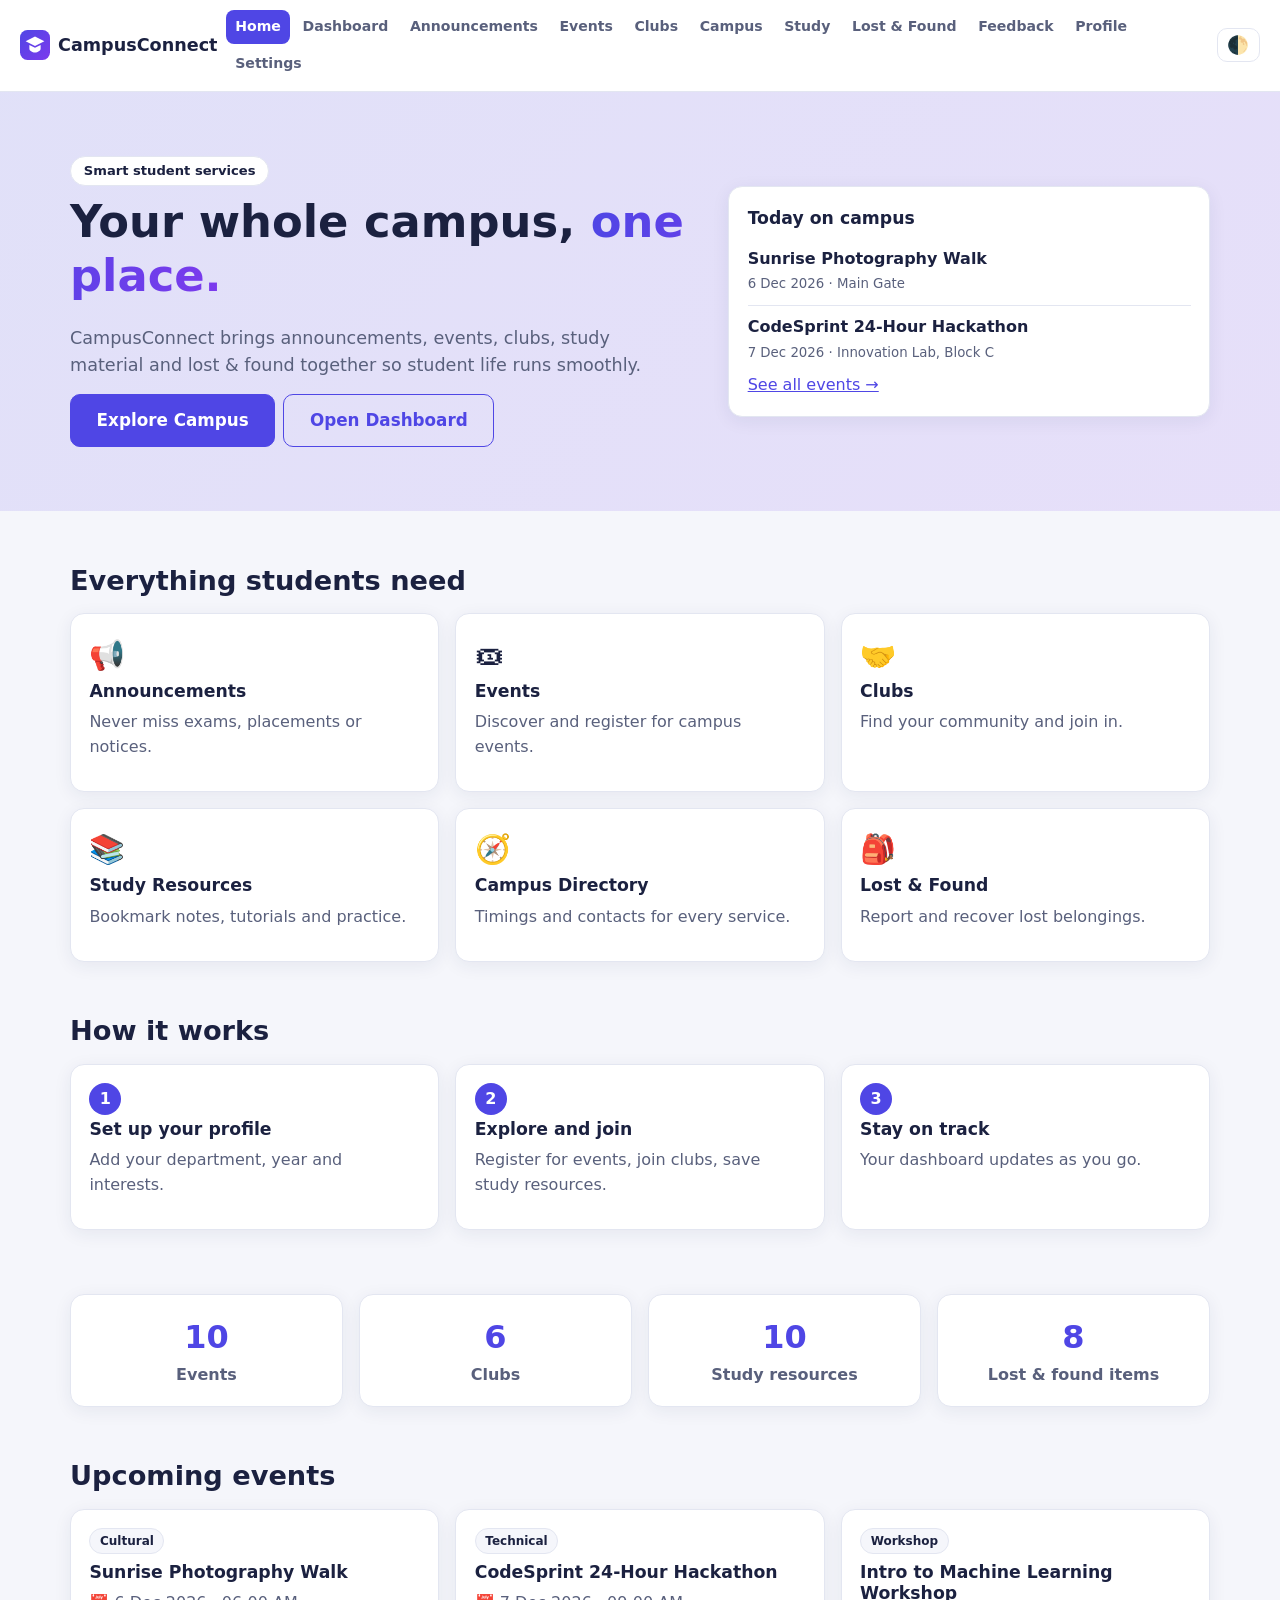
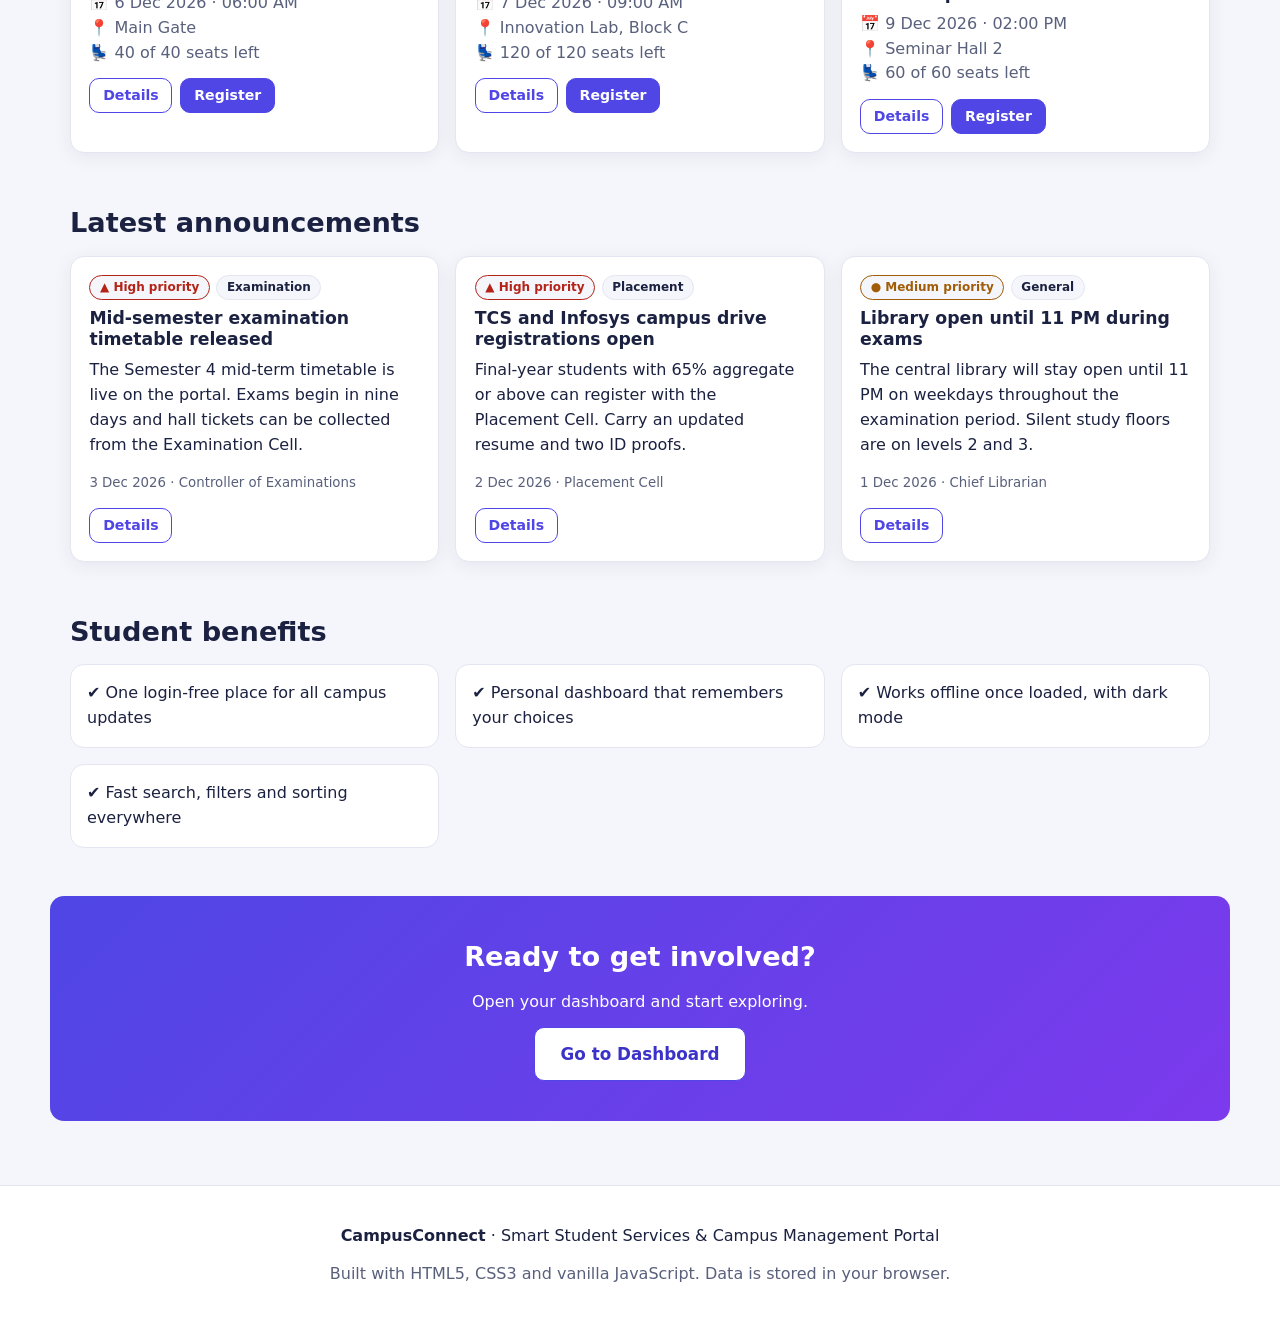
<file: CampusConnect/index.html>
<!DOCTYPE html>
<html lang="en">
<head>
<meta charset="utf-8">
<meta name="viewport" content="width=device-width, initial-scale=1">
<title>Home · CampusConnect</title>
<meta name="description" content="CampusConnect – smart student services and campus management portal.">
<link rel="icon" href="assets/icons/logo.svg" type="image/svg+xml">
<script>try{document.documentElement.dataset.theme=JSON.parse(localStorage.getItem('cc_theme'))||'light'}catch(e){}</script>
<link rel="stylesheet" href="css/style.css">
<link rel="stylesheet" href="css/components.css">
<link rel="stylesheet" href="css/responsive.css">
</head>
<body data-page="index">
<a class="skip" href="#app">Skip to content</a>
<header class="top"><nav class="nav" aria-label="Main"><a class="logo" href="index.html"><img src="assets/icons/logo.svg" alt="" width="30" height="30"><span>CampusConnect</span></a><button class="burger" id="burger" aria-label="Toggle menu" aria-expanded="false" aria-controls="links">☰</button><ul id="links" class="links"></ul><button class="icon-btn" id="themeBtn" aria-label="Toggle dark mode">🌓</button></nav></header>
<main id="app" tabindex="-1"><p class="muted pad">Loading…</p></main>
<footer class="foot"><p><strong>CampusConnect</strong> · Smart Student Services &amp; Campus Management Portal</p><p class="muted">Built with HTML5, CSS3 and vanilla JavaScript. Data is stored in your browser.</p></footer>
<div id="toasts" class="toasts" aria-live="polite"></div>
<dialog id="modal" aria-label="Dialog"></dialog>
<script src="js/utils.js"></script>
<script src="js/storage.js"></script>
<script src="js/data.js"></script>
<script src="js/api.js"></script>
<script src="js/app.js"></script>
</body>
</html>
</file>
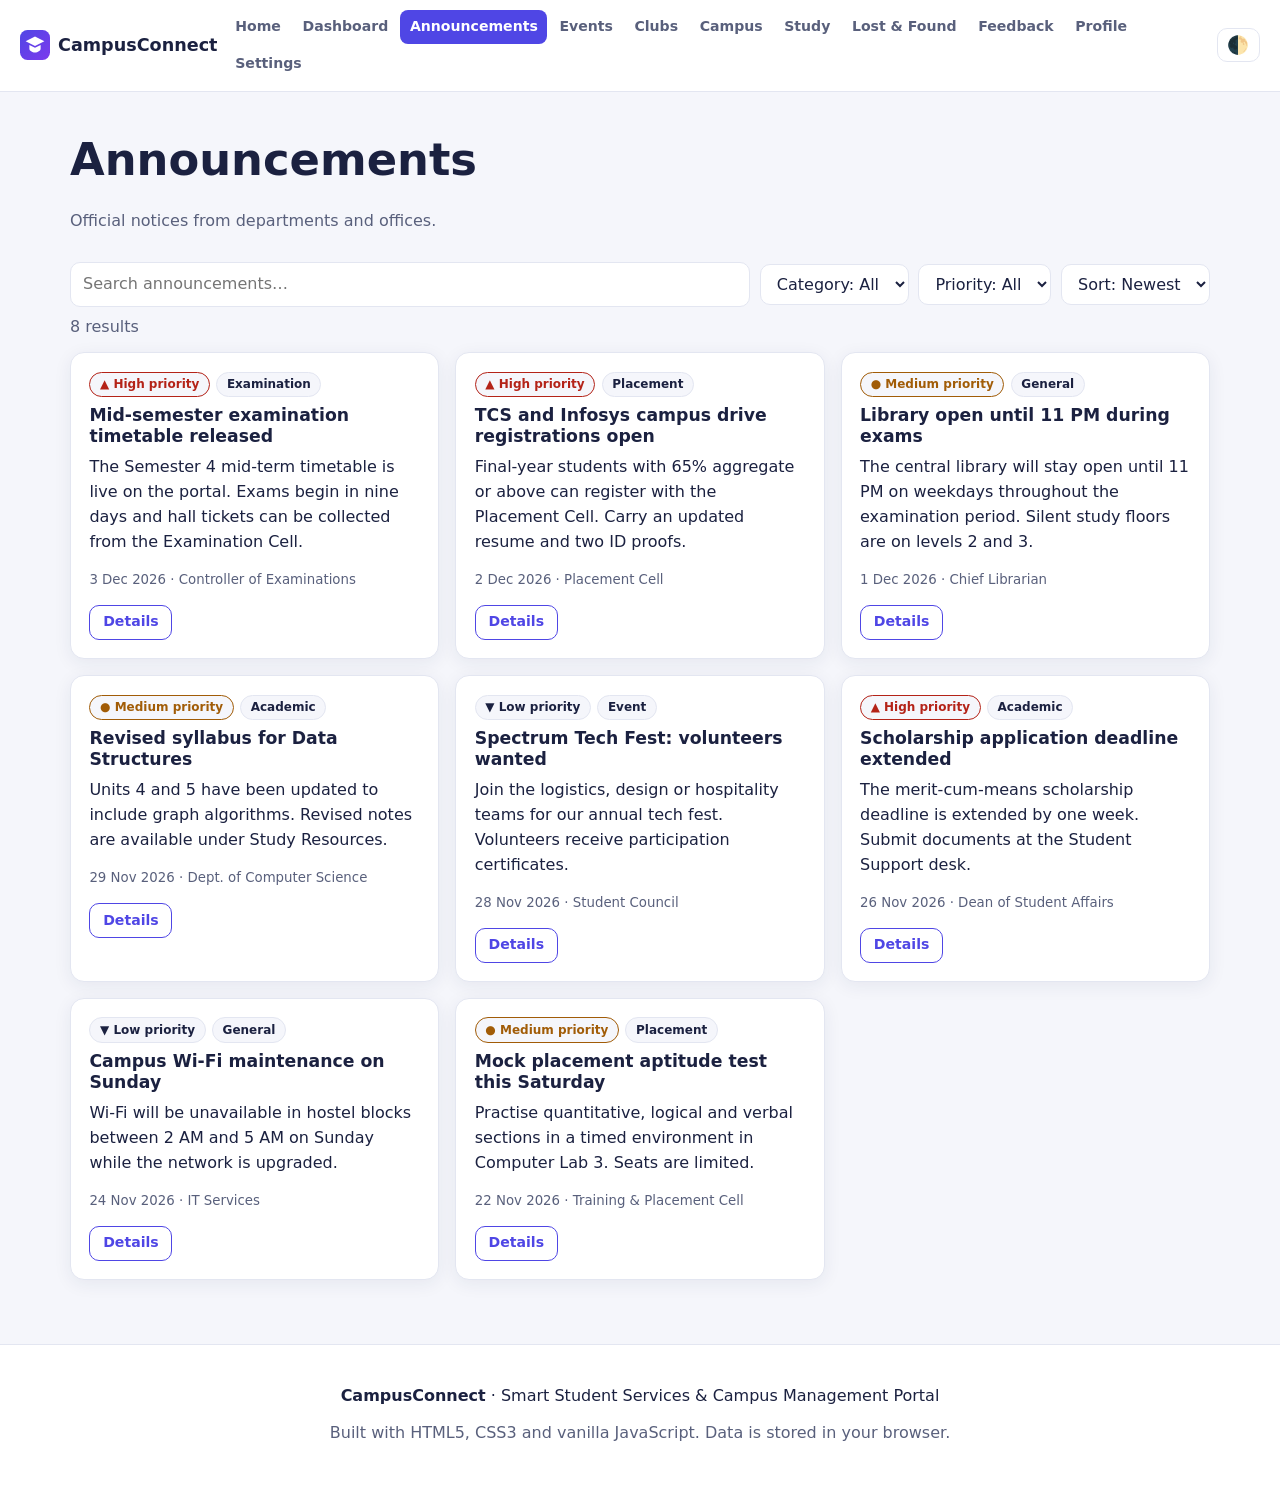
<file: CampusConnect/announcements.html>
<!DOCTYPE html>
<html lang="en">
<head>
<meta charset="utf-8">
<meta name="viewport" content="width=device-width, initial-scale=1">
<title>Announcements · CampusConnect</title>
<meta name="description" content="CampusConnect – smart student services and campus management portal.">
<link rel="icon" href="assets/icons/logo.svg" type="image/svg+xml">
<script>try{document.documentElement.dataset.theme=JSON.parse(localStorage.getItem('cc_theme'))||'light'}catch(e){}</script>
<link rel="stylesheet" href="css/style.css">
<link rel="stylesheet" href="css/components.css">
<link rel="stylesheet" href="css/responsive.css">
</head>
<body data-page="announcements">
<a class="skip" href="#app">Skip to content</a>
<header class="top"><nav class="nav" aria-label="Main"><a class="logo" href="index.html"><img src="assets/icons/logo.svg" alt="" width="30" height="30"><span>CampusConnect</span></a><button class="burger" id="burger" aria-label="Toggle menu" aria-expanded="false" aria-controls="links">☰</button><ul id="links" class="links"></ul><button class="icon-btn" id="themeBtn" aria-label="Toggle dark mode">🌓</button></nav></header>
<main id="app" tabindex="-1"><p class="muted pad">Loading…</p></main>
<footer class="foot"><p><strong>CampusConnect</strong> · Smart Student Services &amp; Campus Management Portal</p><p class="muted">Built with HTML5, CSS3 and vanilla JavaScript. Data is stored in your browser.</p></footer>
<div id="toasts" class="toasts" aria-live="polite"></div>
<dialog id="modal" aria-label="Dialog"></dialog>
<script src="js/utils.js"></script>
<script src="js/storage.js"></script>
<script src="js/data.js"></script>
<script src="js/api.js"></script>
<script src="js/app.js"></script>
</body>
</html>
</file>
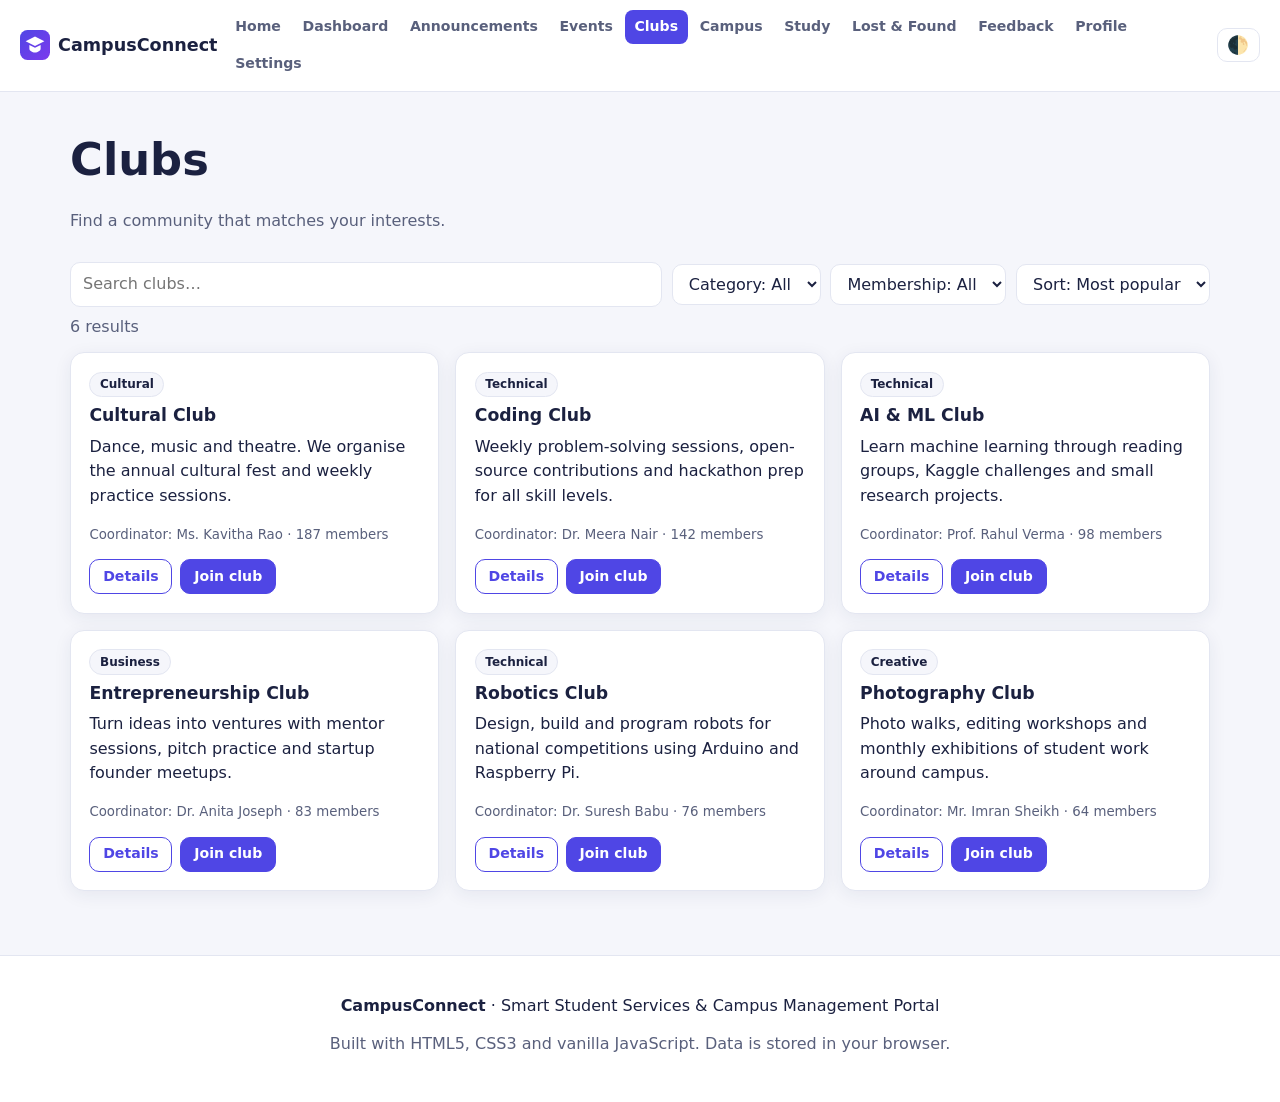
<file: CampusConnect/clubs.html>
<!DOCTYPE html>
<html lang="en">
<head>
<meta charset="utf-8">
<meta name="viewport" content="width=device-width, initial-scale=1">
<title>Clubs · CampusConnect</title>
<meta name="description" content="CampusConnect – smart student services and campus management portal.">
<link rel="icon" href="assets/icons/logo.svg" type="image/svg+xml">
<script>try{document.documentElement.dataset.theme=JSON.parse(localStorage.getItem('cc_theme'))||'light'}catch(e){}</script>
<link rel="stylesheet" href="css/style.css">
<link rel="stylesheet" href="css/components.css">
<link rel="stylesheet" href="css/responsive.css">
</head>
<body data-page="clubs">
<a class="skip" href="#app">Skip to content</a>
<header class="top"><nav class="nav" aria-label="Main"><a class="logo" href="index.html"><img src="assets/icons/logo.svg" alt="" width="30" height="30"><span>CampusConnect</span></a><button class="burger" id="burger" aria-label="Toggle menu" aria-expanded="false" aria-controls="links">☰</button><ul id="links" class="links"></ul><button class="icon-btn" id="themeBtn" aria-label="Toggle dark mode">🌓</button></nav></header>
<main id="app" tabindex="-1"><p class="muted pad">Loading…</p></main>
<footer class="foot"><p><strong>CampusConnect</strong> · Smart Student Services &amp; Campus Management Portal</p><p class="muted">Built with HTML5, CSS3 and vanilla JavaScript. Data is stored in your browser.</p></footer>
<div id="toasts" class="toasts" aria-live="polite"></div>
<dialog id="modal" aria-label="Dialog"></dialog>
<script src="js/utils.js"></script>
<script src="js/storage.js"></script>
<script src="js/data.js"></script>
<script src="js/api.js"></script>
<script src="js/app.js"></script>
</body>
</html>
</file>
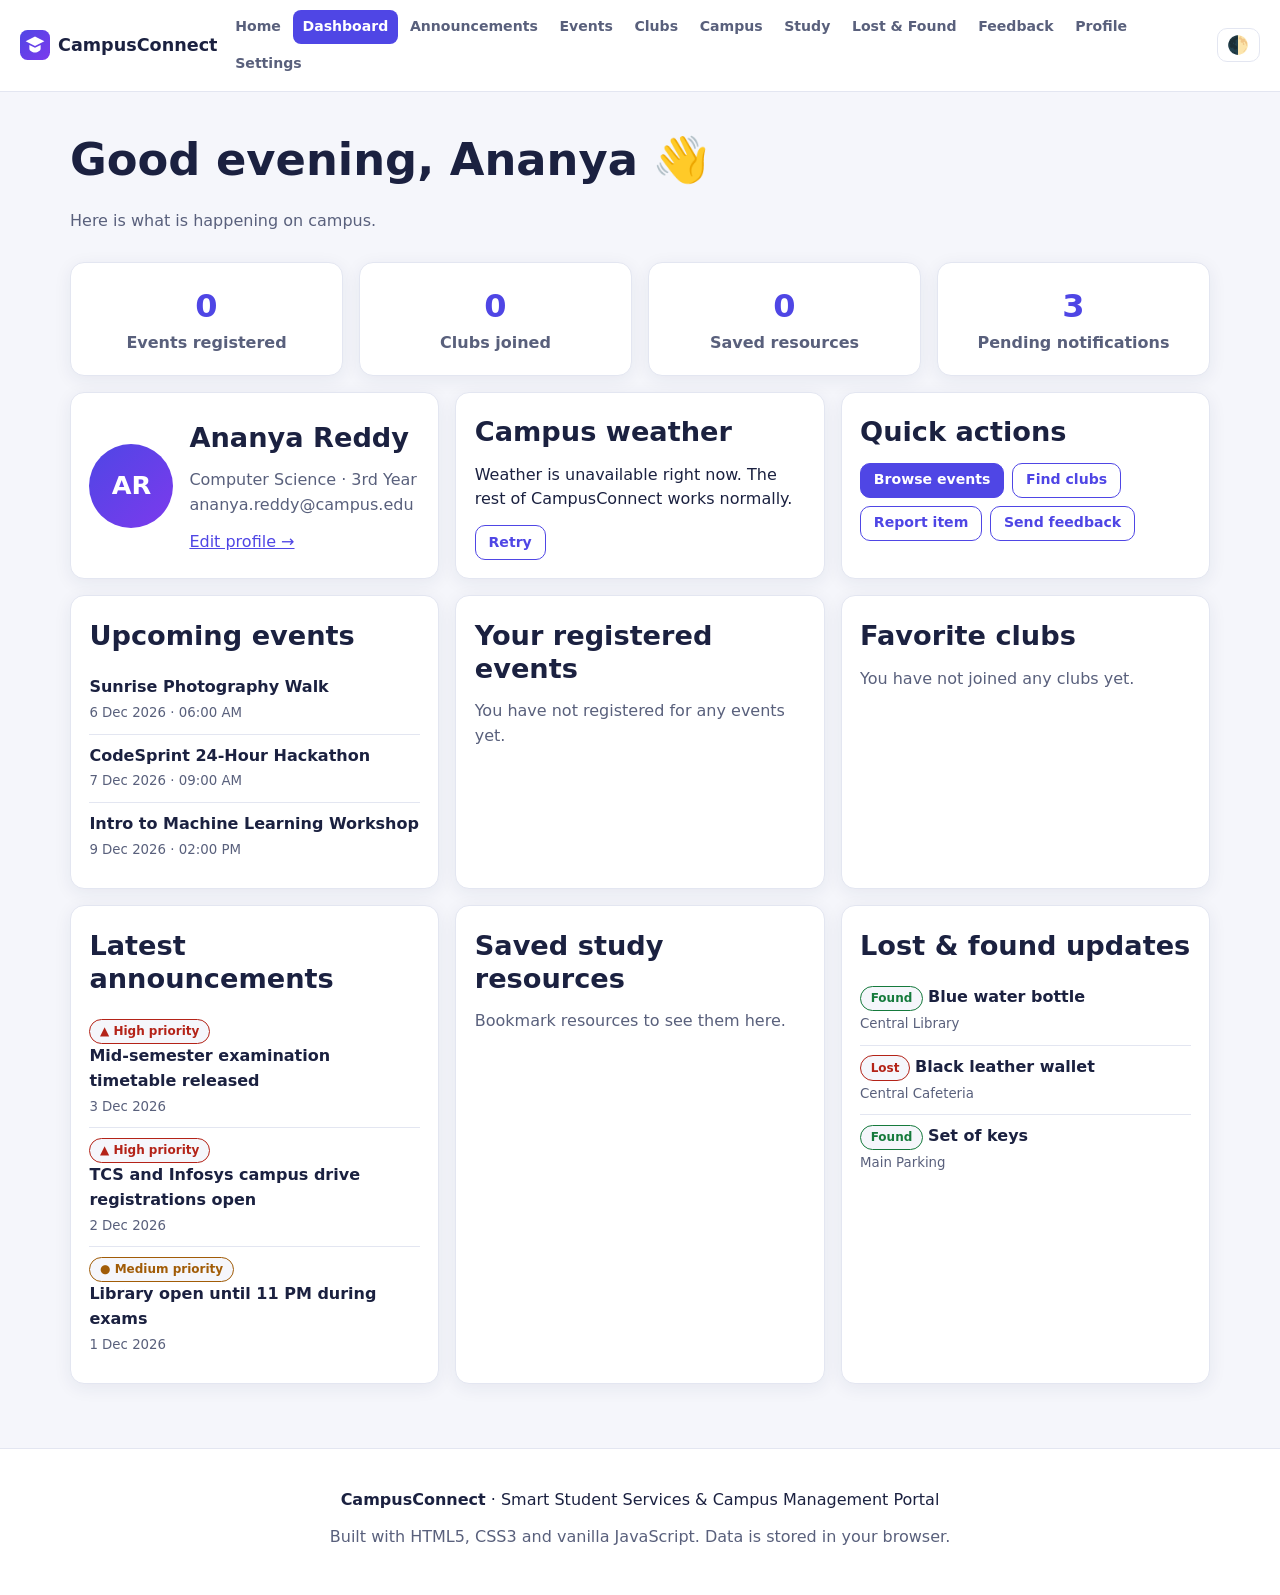
<file: CampusConnect/dashboard.html>
<!DOCTYPE html>
<html lang="en">
<head>
<meta charset="utf-8">
<meta name="viewport" content="width=device-width, initial-scale=1">
<title>Dashboard · CampusConnect</title>
<meta name="description" content="CampusConnect – smart student services and campus management portal.">
<link rel="icon" href="assets/icons/logo.svg" type="image/svg+xml">
<script>try{document.documentElement.dataset.theme=JSON.parse(localStorage.getItem('cc_theme'))||'light'}catch(e){}</script>
<link rel="stylesheet" href="css/style.css">
<link rel="stylesheet" href="css/components.css">
<link rel="stylesheet" href="css/responsive.css">
</head>
<body data-page="dashboard">
<a class="skip" href="#app">Skip to content</a>
<header class="top"><nav class="nav" aria-label="Main"><a class="logo" href="index.html"><img src="assets/icons/logo.svg" alt="" width="30" height="30"><span>CampusConnect</span></a><button class="burger" id="burger" aria-label="Toggle menu" aria-expanded="false" aria-controls="links">☰</button><ul id="links" class="links"></ul><button class="icon-btn" id="themeBtn" aria-label="Toggle dark mode">🌓</button></nav></header>
<main id="app" tabindex="-1"><p class="muted pad">Loading…</p></main>
<footer class="foot"><p><strong>CampusConnect</strong> · Smart Student Services &amp; Campus Management Portal</p><p class="muted">Built with HTML5, CSS3 and vanilla JavaScript. Data is stored in your browser.</p></footer>
<div id="toasts" class="toasts" aria-live="polite"></div>
<dialog id="modal" aria-label="Dialog"></dialog>
<script src="js/utils.js"></script>
<script src="js/storage.js"></script>
<script src="js/data.js"></script>
<script src="js/api.js"></script>
<script src="js/app.js"></script>
</body>
</html>
</file>
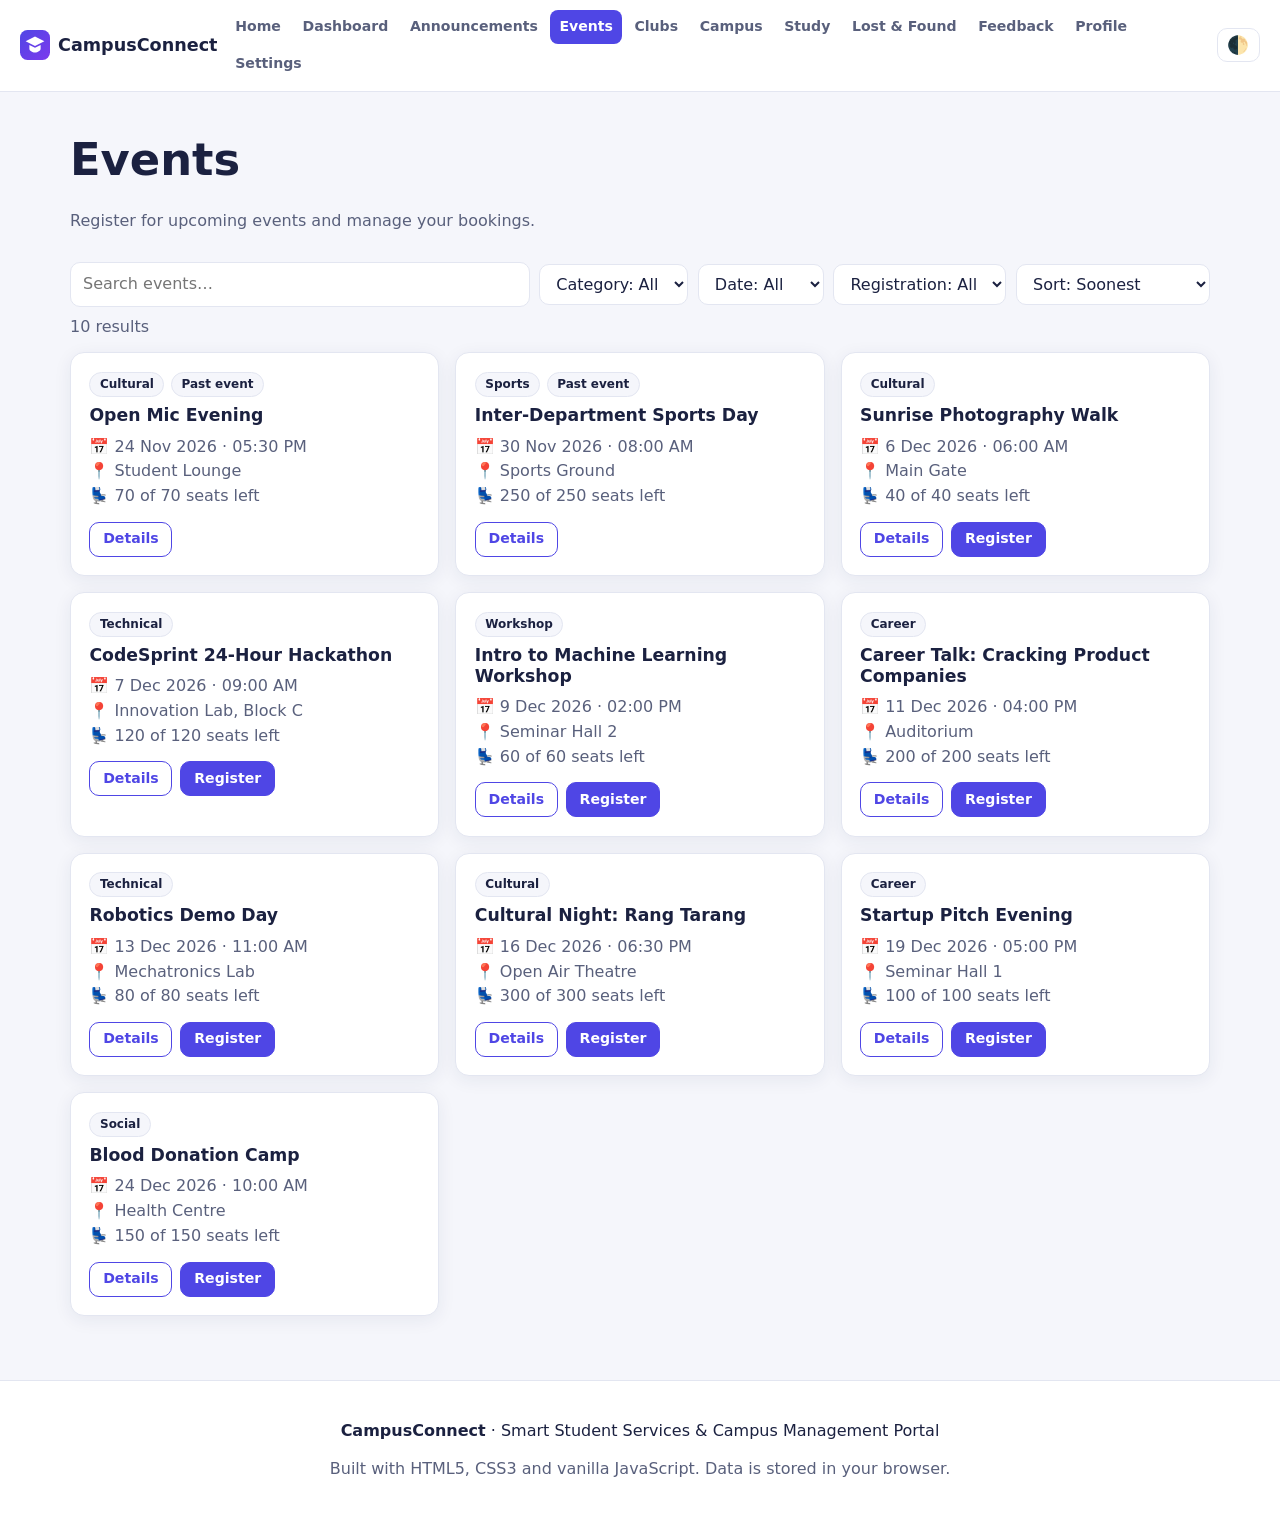
<file: CampusConnect/events.html>
<!DOCTYPE html>
<html lang="en">
<head>
<meta charset="utf-8">
<meta name="viewport" content="width=device-width, initial-scale=1">
<title>Events · CampusConnect</title>
<meta name="description" content="CampusConnect – smart student services and campus management portal.">
<link rel="icon" href="assets/icons/logo.svg" type="image/svg+xml">
<script>try{document.documentElement.dataset.theme=JSON.parse(localStorage.getItem('cc_theme'))||'light'}catch(e){}</script>
<link rel="stylesheet" href="css/style.css">
<link rel="stylesheet" href="css/components.css">
<link rel="stylesheet" href="css/responsive.css">
</head>
<body data-page="events">
<a class="skip" href="#app">Skip to content</a>
<header class="top"><nav class="nav" aria-label="Main"><a class="logo" href="index.html"><img src="assets/icons/logo.svg" alt="" width="30" height="30"><span>CampusConnect</span></a><button class="burger" id="burger" aria-label="Toggle menu" aria-expanded="false" aria-controls="links">☰</button><ul id="links" class="links"></ul><button class="icon-btn" id="themeBtn" aria-label="Toggle dark mode">🌓</button></nav></header>
<main id="app" tabindex="-1"><p class="muted pad">Loading…</p></main>
<footer class="foot"><p><strong>CampusConnect</strong> · Smart Student Services &amp; Campus Management Portal</p><p class="muted">Built with HTML5, CSS3 and vanilla JavaScript. Data is stored in your browser.</p></footer>
<div id="toasts" class="toasts" aria-live="polite"></div>
<dialog id="modal" aria-label="Dialog"></dialog>
<script src="js/utils.js"></script>
<script src="js/storage.js"></script>
<script src="js/data.js"></script>
<script src="js/api.js"></script>
<script src="js/app.js"></script>
</body>
</html>
</file>
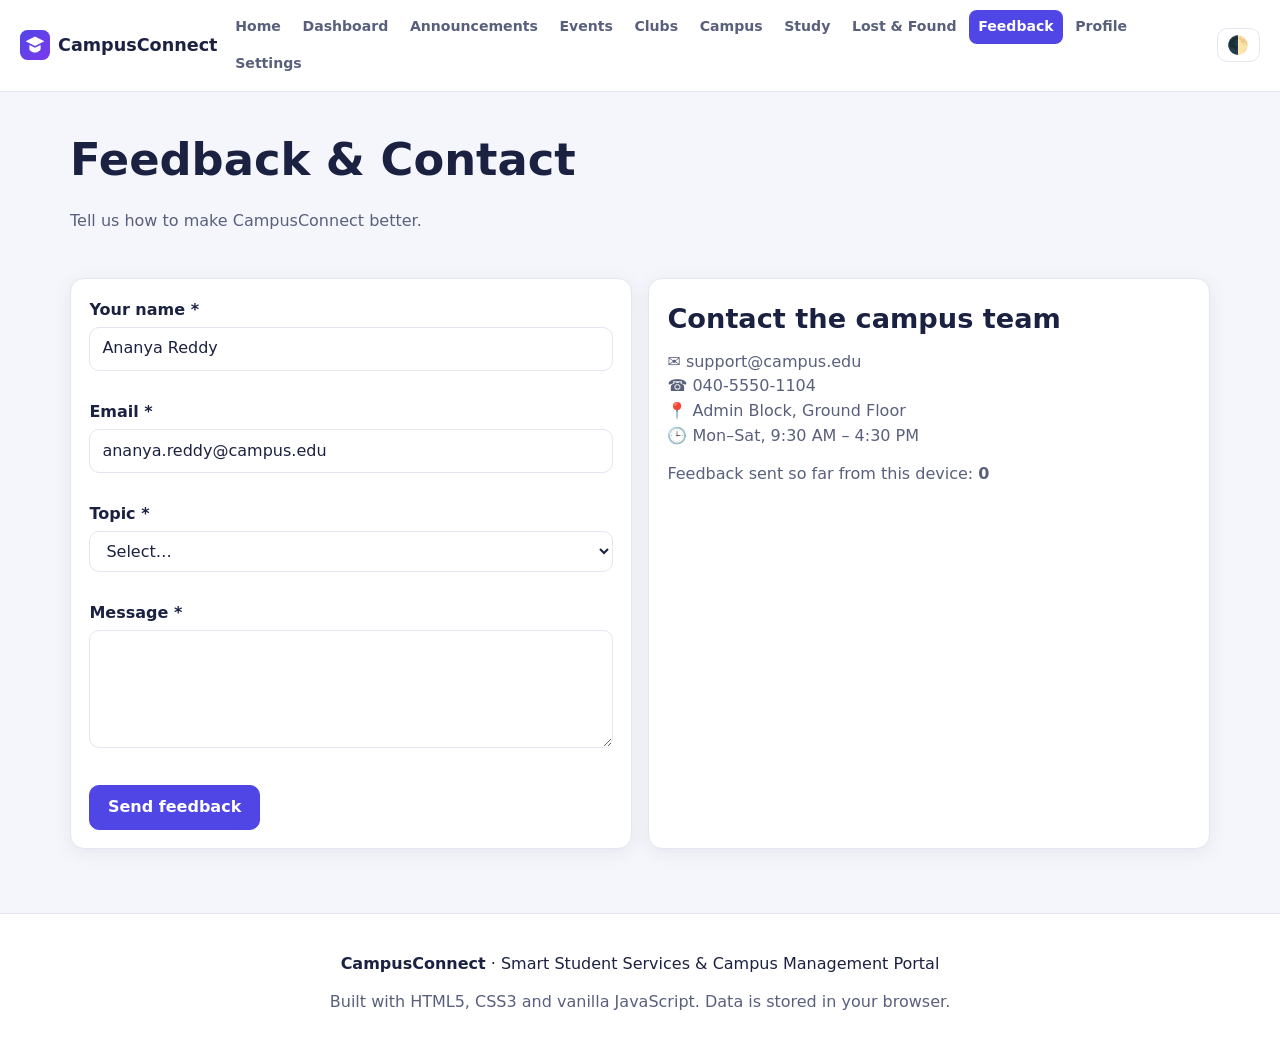
<file: CampusConnect/feedback.html>
<!DOCTYPE html>
<html lang="en">
<head>
<meta charset="utf-8">
<meta name="viewport" content="width=device-width, initial-scale=1">
<title>Feedback · CampusConnect</title>
<meta name="description" content="CampusConnect – smart student services and campus management portal.">
<link rel="icon" href="assets/icons/logo.svg" type="image/svg+xml">
<script>try{document.documentElement.dataset.theme=JSON.parse(localStorage.getItem('cc_theme'))||'light'}catch(e){}</script>
<link rel="stylesheet" href="css/style.css">
<link rel="stylesheet" href="css/components.css">
<link rel="stylesheet" href="css/responsive.css">
</head>
<body data-page="feedback">
<a class="skip" href="#app">Skip to content</a>
<header class="top"><nav class="nav" aria-label="Main"><a class="logo" href="index.html"><img src="assets/icons/logo.svg" alt="" width="30" height="30"><span>CampusConnect</span></a><button class="burger" id="burger" aria-label="Toggle menu" aria-expanded="false" aria-controls="links">☰</button><ul id="links" class="links"></ul><button class="icon-btn" id="themeBtn" aria-label="Toggle dark mode">🌓</button></nav></header>
<main id="app" tabindex="-1"><p class="muted pad">Loading…</p></main>
<footer class="foot"><p><strong>CampusConnect</strong> · Smart Student Services &amp; Campus Management Portal</p><p class="muted">Built with HTML5, CSS3 and vanilla JavaScript. Data is stored in your browser.</p></footer>
<div id="toasts" class="toasts" aria-live="polite"></div>
<dialog id="modal" aria-label="Dialog"></dialog>
<script src="js/utils.js"></script>
<script src="js/storage.js"></script>
<script src="js/data.js"></script>
<script src="js/api.js"></script>
<script src="js/app.js"></script>
</body>
</html>
</file>
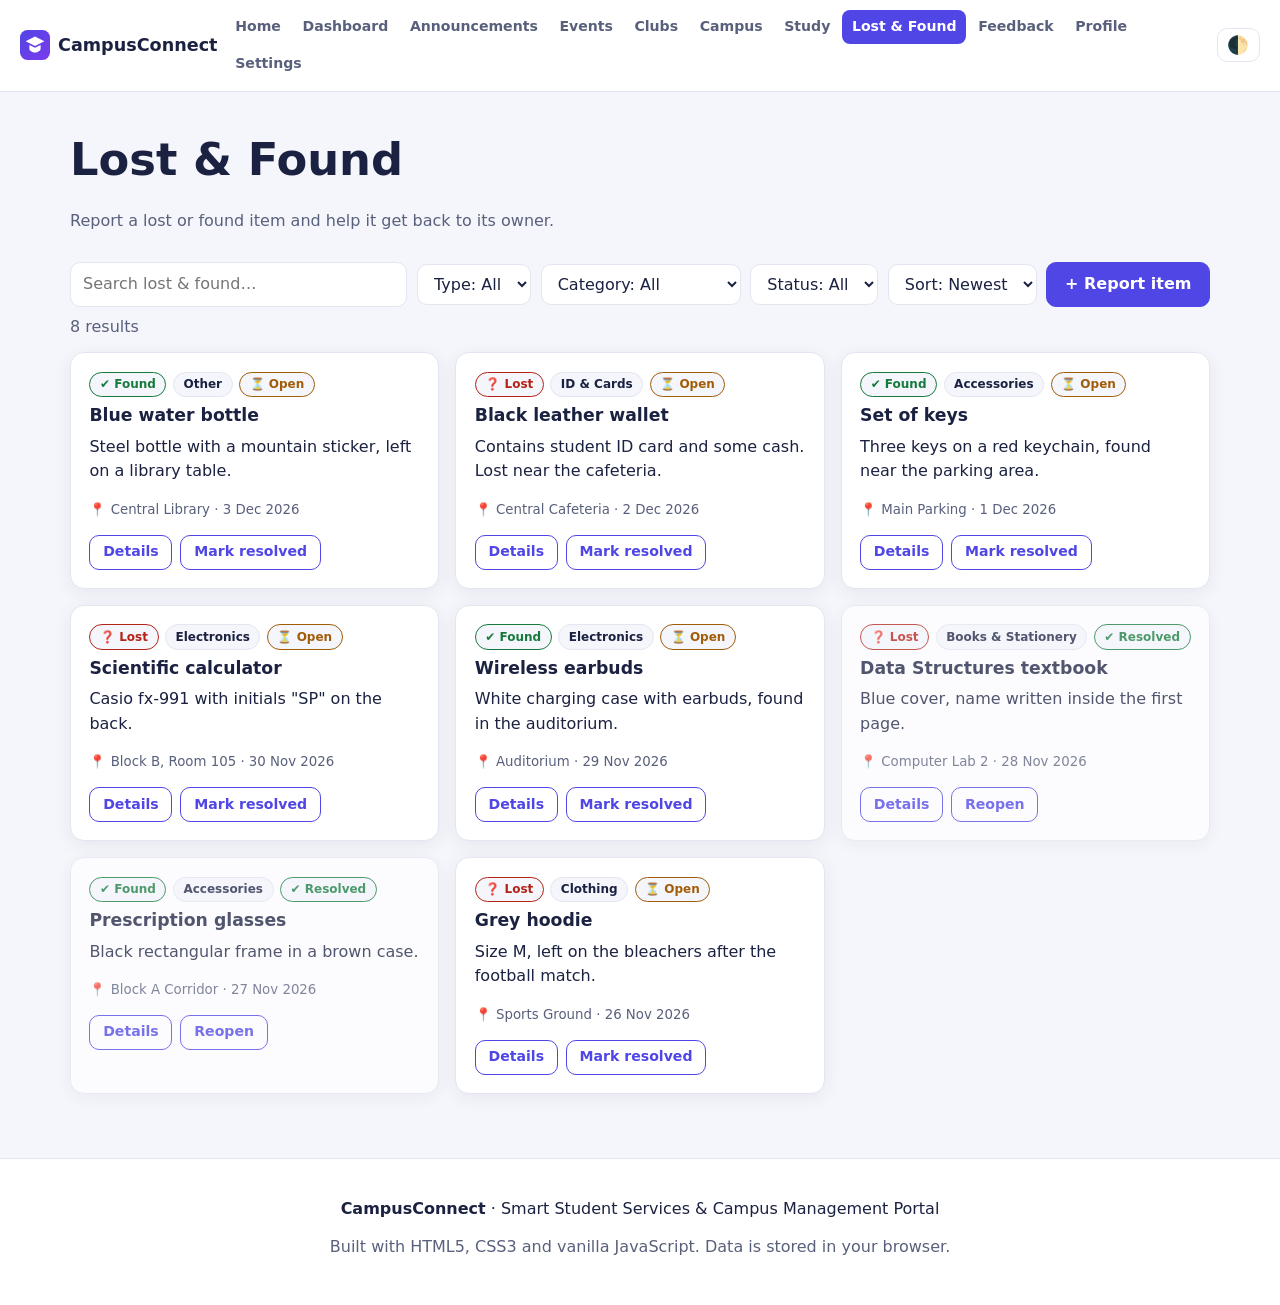
<file: CampusConnect/lost-found.html>
<!DOCTYPE html>
<html lang="en">
<head>
<meta charset="utf-8">
<meta name="viewport" content="width=device-width, initial-scale=1">
<title>Lost & Found · CampusConnect</title>
<meta name="description" content="CampusConnect – smart student services and campus management portal.">
<link rel="icon" href="assets/icons/logo.svg" type="image/svg+xml">
<script>try{document.documentElement.dataset.theme=JSON.parse(localStorage.getItem('cc_theme'))||'light'}catch(e){}</script>
<link rel="stylesheet" href="css/style.css">
<link rel="stylesheet" href="css/components.css">
<link rel="stylesheet" href="css/responsive.css">
</head>
<body data-page="lost-found">
<a class="skip" href="#app">Skip to content</a>
<header class="top"><nav class="nav" aria-label="Main"><a class="logo" href="index.html"><img src="assets/icons/logo.svg" alt="" width="30" height="30"><span>CampusConnect</span></a><button class="burger" id="burger" aria-label="Toggle menu" aria-expanded="false" aria-controls="links">☰</button><ul id="links" class="links"></ul><button class="icon-btn" id="themeBtn" aria-label="Toggle dark mode">🌓</button></nav></header>
<main id="app" tabindex="-1"><p class="muted pad">Loading…</p></main>
<footer class="foot"><p><strong>CampusConnect</strong> · Smart Student Services &amp; Campus Management Portal</p><p class="muted">Built with HTML5, CSS3 and vanilla JavaScript. Data is stored in your browser.</p></footer>
<div id="toasts" class="toasts" aria-live="polite"></div>
<dialog id="modal" aria-label="Dialog"></dialog>
<script src="js/utils.js"></script>
<script src="js/storage.js"></script>
<script src="js/data.js"></script>
<script src="js/api.js"></script>
<script src="js/app.js"></script>
</body>
</html>
</file>
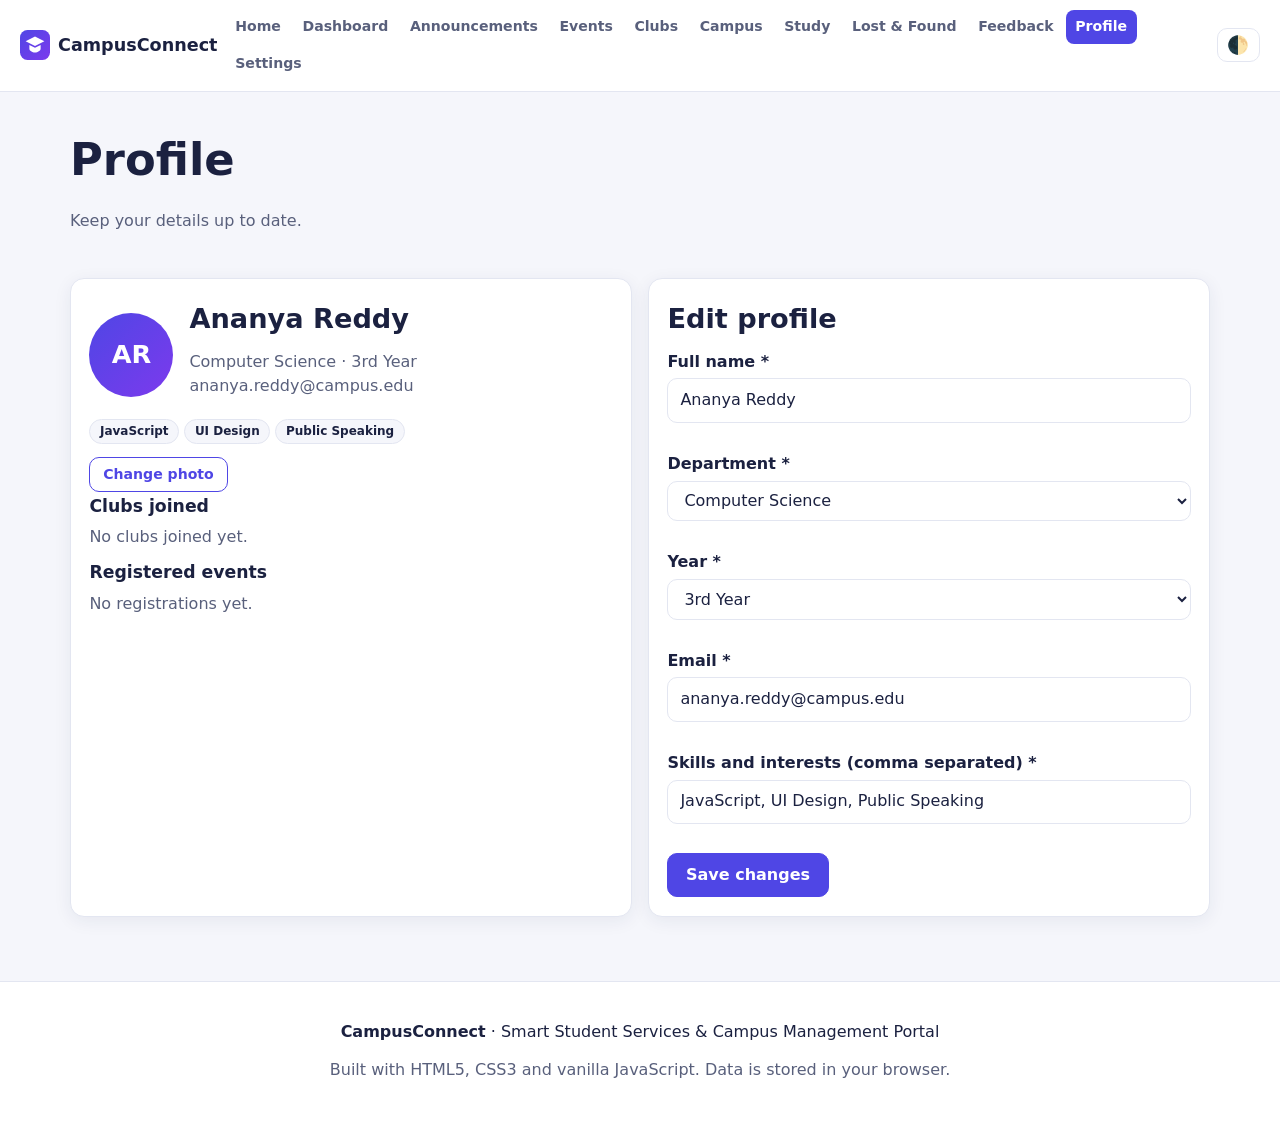
<file: CampusConnect/profile.html>
<!DOCTYPE html>
<html lang="en">
<head>
<meta charset="utf-8">
<meta name="viewport" content="width=device-width, initial-scale=1">
<title>Profile · CampusConnect</title>
<meta name="description" content="CampusConnect – smart student services and campus management portal.">
<link rel="icon" href="assets/icons/logo.svg" type="image/svg+xml">
<script>try{document.documentElement.dataset.theme=JSON.parse(localStorage.getItem('cc_theme'))||'light'}catch(e){}</script>
<link rel="stylesheet" href="css/style.css">
<link rel="stylesheet" href="css/components.css">
<link rel="stylesheet" href="css/responsive.css">
</head>
<body data-page="profile">
<a class="skip" href="#app">Skip to content</a>
<header class="top"><nav class="nav" aria-label="Main"><a class="logo" href="index.html"><img src="assets/icons/logo.svg" alt="" width="30" height="30"><span>CampusConnect</span></a><button class="burger" id="burger" aria-label="Toggle menu" aria-expanded="false" aria-controls="links">☰</button><ul id="links" class="links"></ul><button class="icon-btn" id="themeBtn" aria-label="Toggle dark mode">🌓</button></nav></header>
<main id="app" tabindex="-1"><p class="muted pad">Loading…</p></main>
<footer class="foot"><p><strong>CampusConnect</strong> · Smart Student Services &amp; Campus Management Portal</p><p class="muted">Built with HTML5, CSS3 and vanilla JavaScript. Data is stored in your browser.</p></footer>
<div id="toasts" class="toasts" aria-live="polite"></div>
<dialog id="modal" aria-label="Dialog"></dialog>
<script src="js/utils.js"></script>
<script src="js/storage.js"></script>
<script src="js/data.js"></script>
<script src="js/api.js"></script>
<script src="js/app.js"></script>
</body>
</html>
</file>
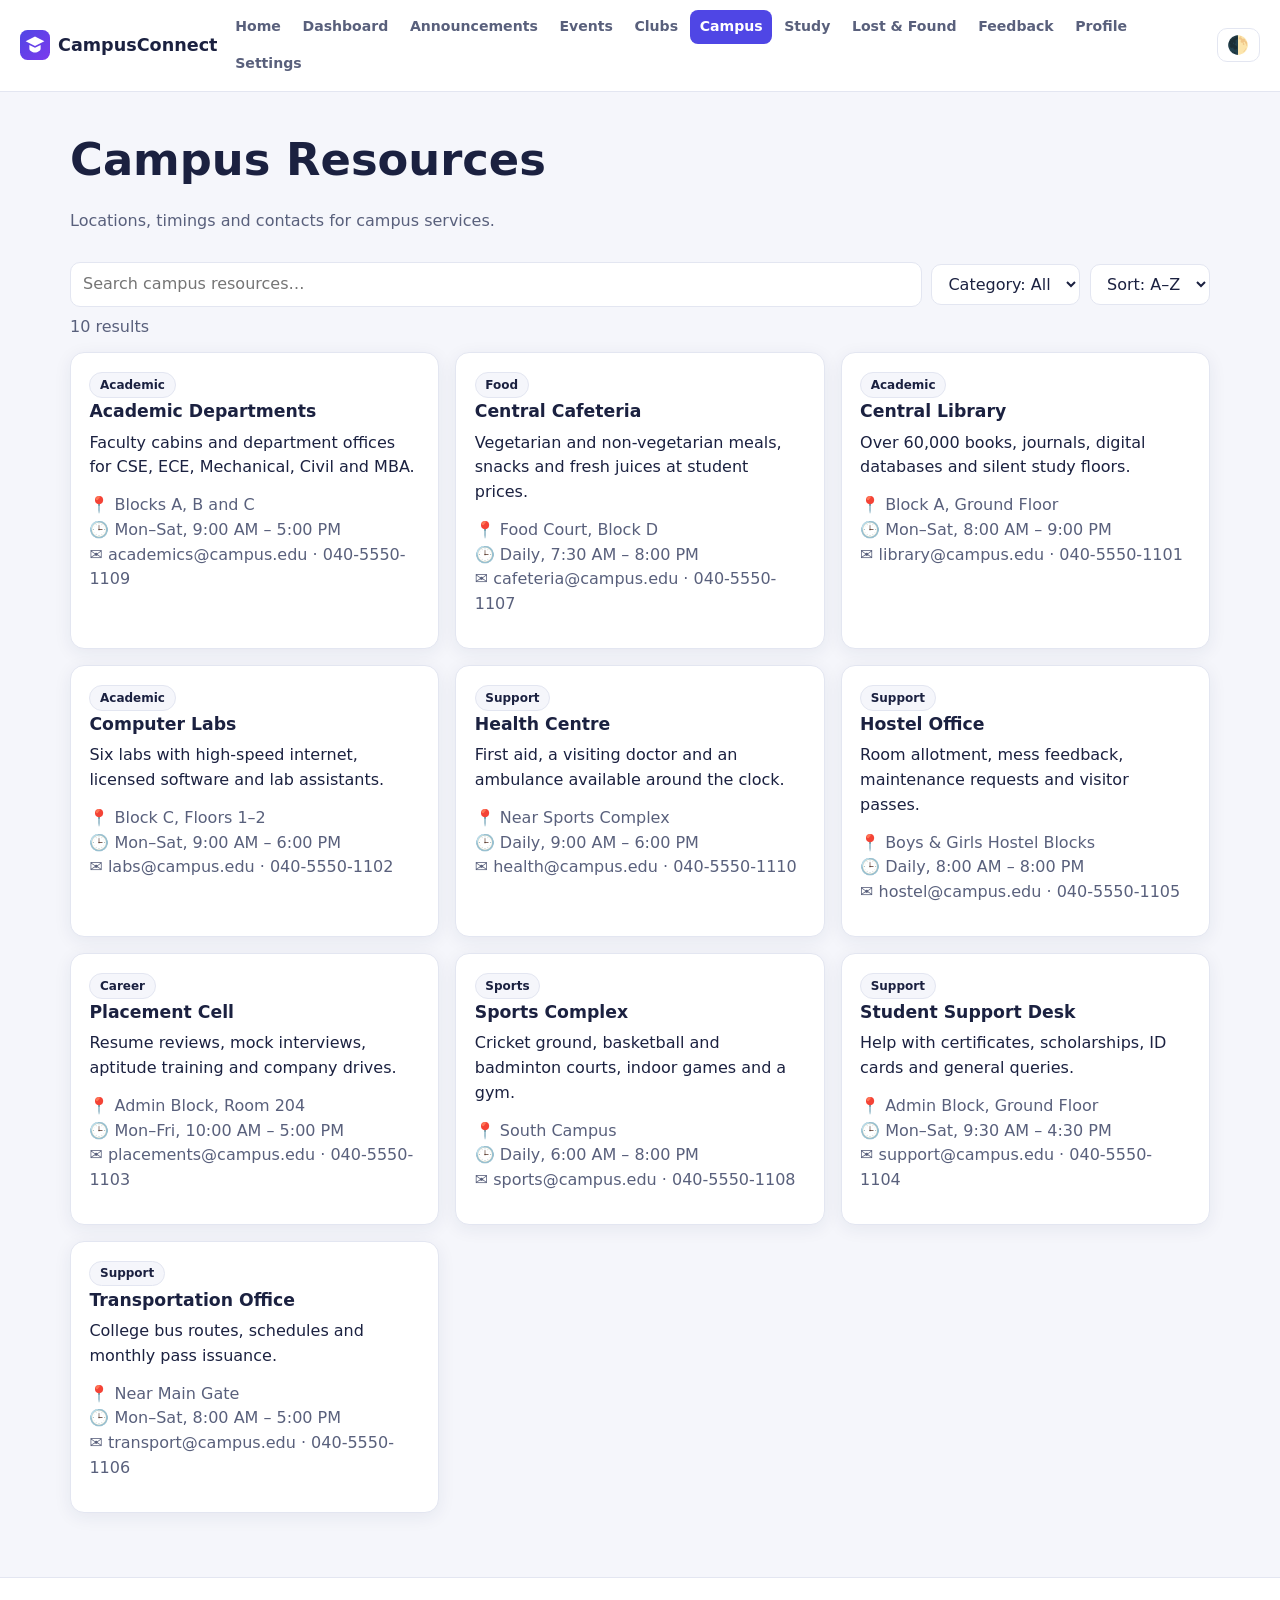
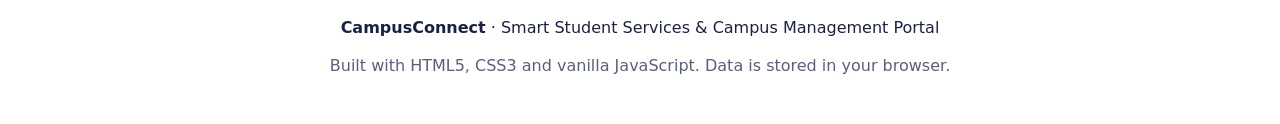
<file: CampusConnect/resources.html>
<!DOCTYPE html>
<html lang="en">
<head>
<meta charset="utf-8">
<meta name="viewport" content="width=device-width, initial-scale=1">
<title>Campus Resources · CampusConnect</title>
<meta name="description" content="CampusConnect – smart student services and campus management portal.">
<link rel="icon" href="assets/icons/logo.svg" type="image/svg+xml">
<script>try{document.documentElement.dataset.theme=JSON.parse(localStorage.getItem('cc_theme'))||'light'}catch(e){}</script>
<link rel="stylesheet" href="css/style.css">
<link rel="stylesheet" href="css/components.css">
<link rel="stylesheet" href="css/responsive.css">
</head>
<body data-page="resources">
<a class="skip" href="#app">Skip to content</a>
<header class="top"><nav class="nav" aria-label="Main"><a class="logo" href="index.html"><img src="assets/icons/logo.svg" alt="" width="30" height="30"><span>CampusConnect</span></a><button class="burger" id="burger" aria-label="Toggle menu" aria-expanded="false" aria-controls="links">☰</button><ul id="links" class="links"></ul><button class="icon-btn" id="themeBtn" aria-label="Toggle dark mode">🌓</button></nav></header>
<main id="app" tabindex="-1"><p class="muted pad">Loading…</p></main>
<footer class="foot"><p><strong>CampusConnect</strong> · Smart Student Services &amp; Campus Management Portal</p><p class="muted">Built with HTML5, CSS3 and vanilla JavaScript. Data is stored in your browser.</p></footer>
<div id="toasts" class="toasts" aria-live="polite"></div>
<dialog id="modal" aria-label="Dialog"></dialog>
<script src="js/utils.js"></script>
<script src="js/storage.js"></script>
<script src="js/data.js"></script>
<script src="js/api.js"></script>
<script src="js/app.js"></script>
</body>
</html>
</file>
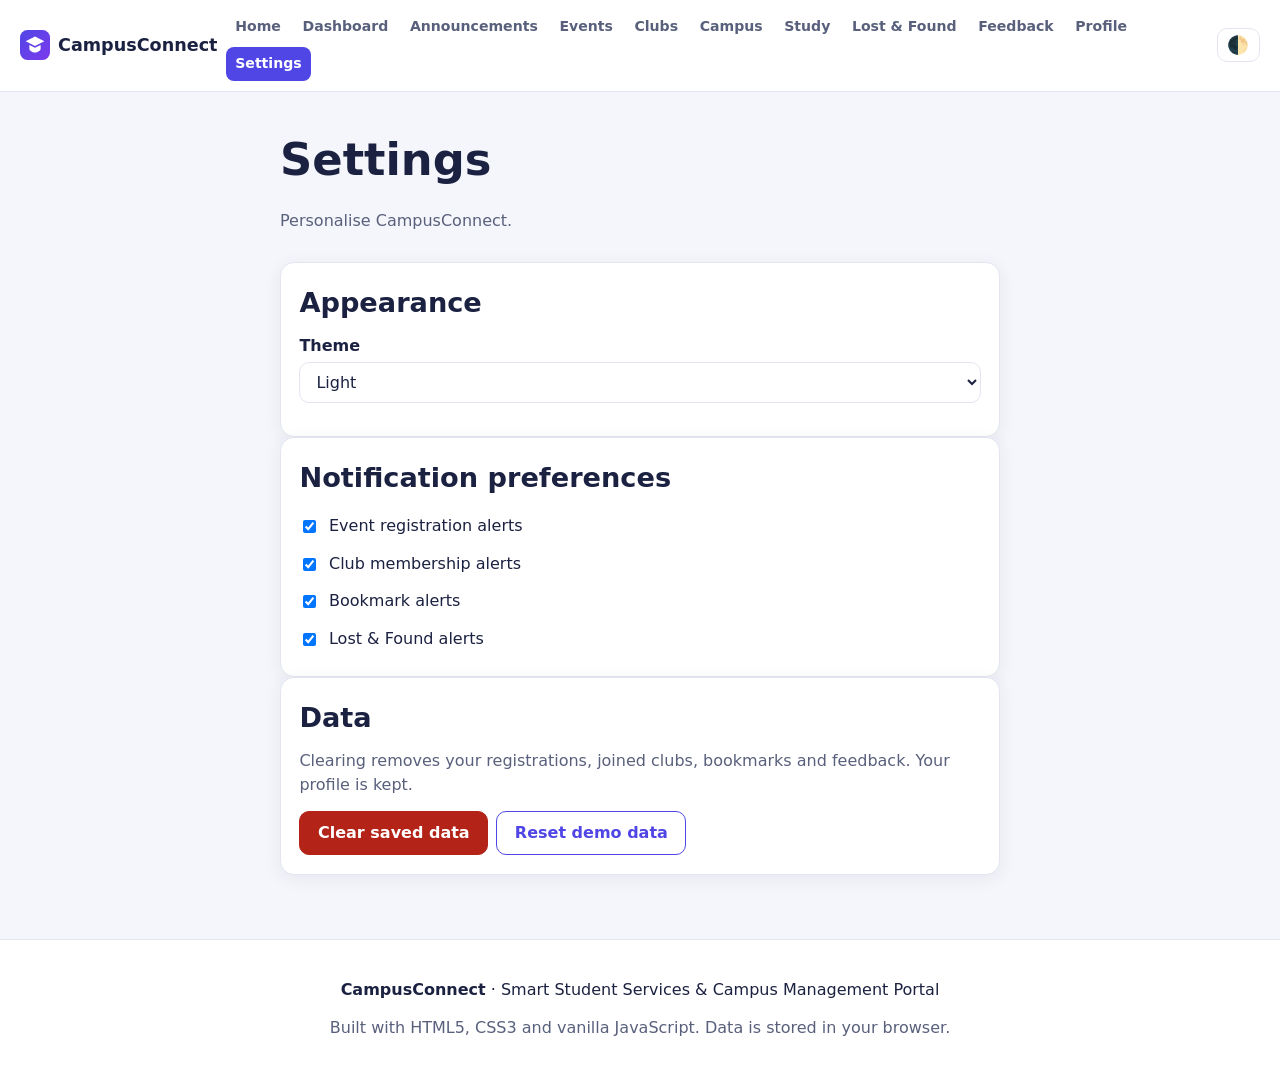
<file: CampusConnect/settings.html>
<!DOCTYPE html>
<html lang="en">
<head>
<meta charset="utf-8">
<meta name="viewport" content="width=device-width, initial-scale=1">
<title>Settings · CampusConnect</title>
<meta name="description" content="CampusConnect – smart student services and campus management portal.">
<link rel="icon" href="assets/icons/logo.svg" type="image/svg+xml">
<script>try{document.documentElement.dataset.theme=JSON.parse(localStorage.getItem('cc_theme'))||'light'}catch(e){}</script>
<link rel="stylesheet" href="css/style.css">
<link rel="stylesheet" href="css/components.css">
<link rel="stylesheet" href="css/responsive.css">
</head>
<body data-page="settings">
<a class="skip" href="#app">Skip to content</a>
<header class="top"><nav class="nav" aria-label="Main"><a class="logo" href="index.html"><img src="assets/icons/logo.svg" alt="" width="30" height="30"><span>CampusConnect</span></a><button class="burger" id="burger" aria-label="Toggle menu" aria-expanded="false" aria-controls="links">☰</button><ul id="links" class="links"></ul><button class="icon-btn" id="themeBtn" aria-label="Toggle dark mode">🌓</button></nav></header>
<main id="app" tabindex="-1"><p class="muted pad">Loading…</p></main>
<footer class="foot"><p><strong>CampusConnect</strong> · Smart Student Services &amp; Campus Management Portal</p><p class="muted">Built with HTML5, CSS3 and vanilla JavaScript. Data is stored in your browser.</p></footer>
<div id="toasts" class="toasts" aria-live="polite"></div>
<dialog id="modal" aria-label="Dialog"></dialog>
<script src="js/utils.js"></script>
<script src="js/storage.js"></script>
<script src="js/data.js"></script>
<script src="js/api.js"></script>
<script src="js/app.js"></script>
</body>
</html>
</file>
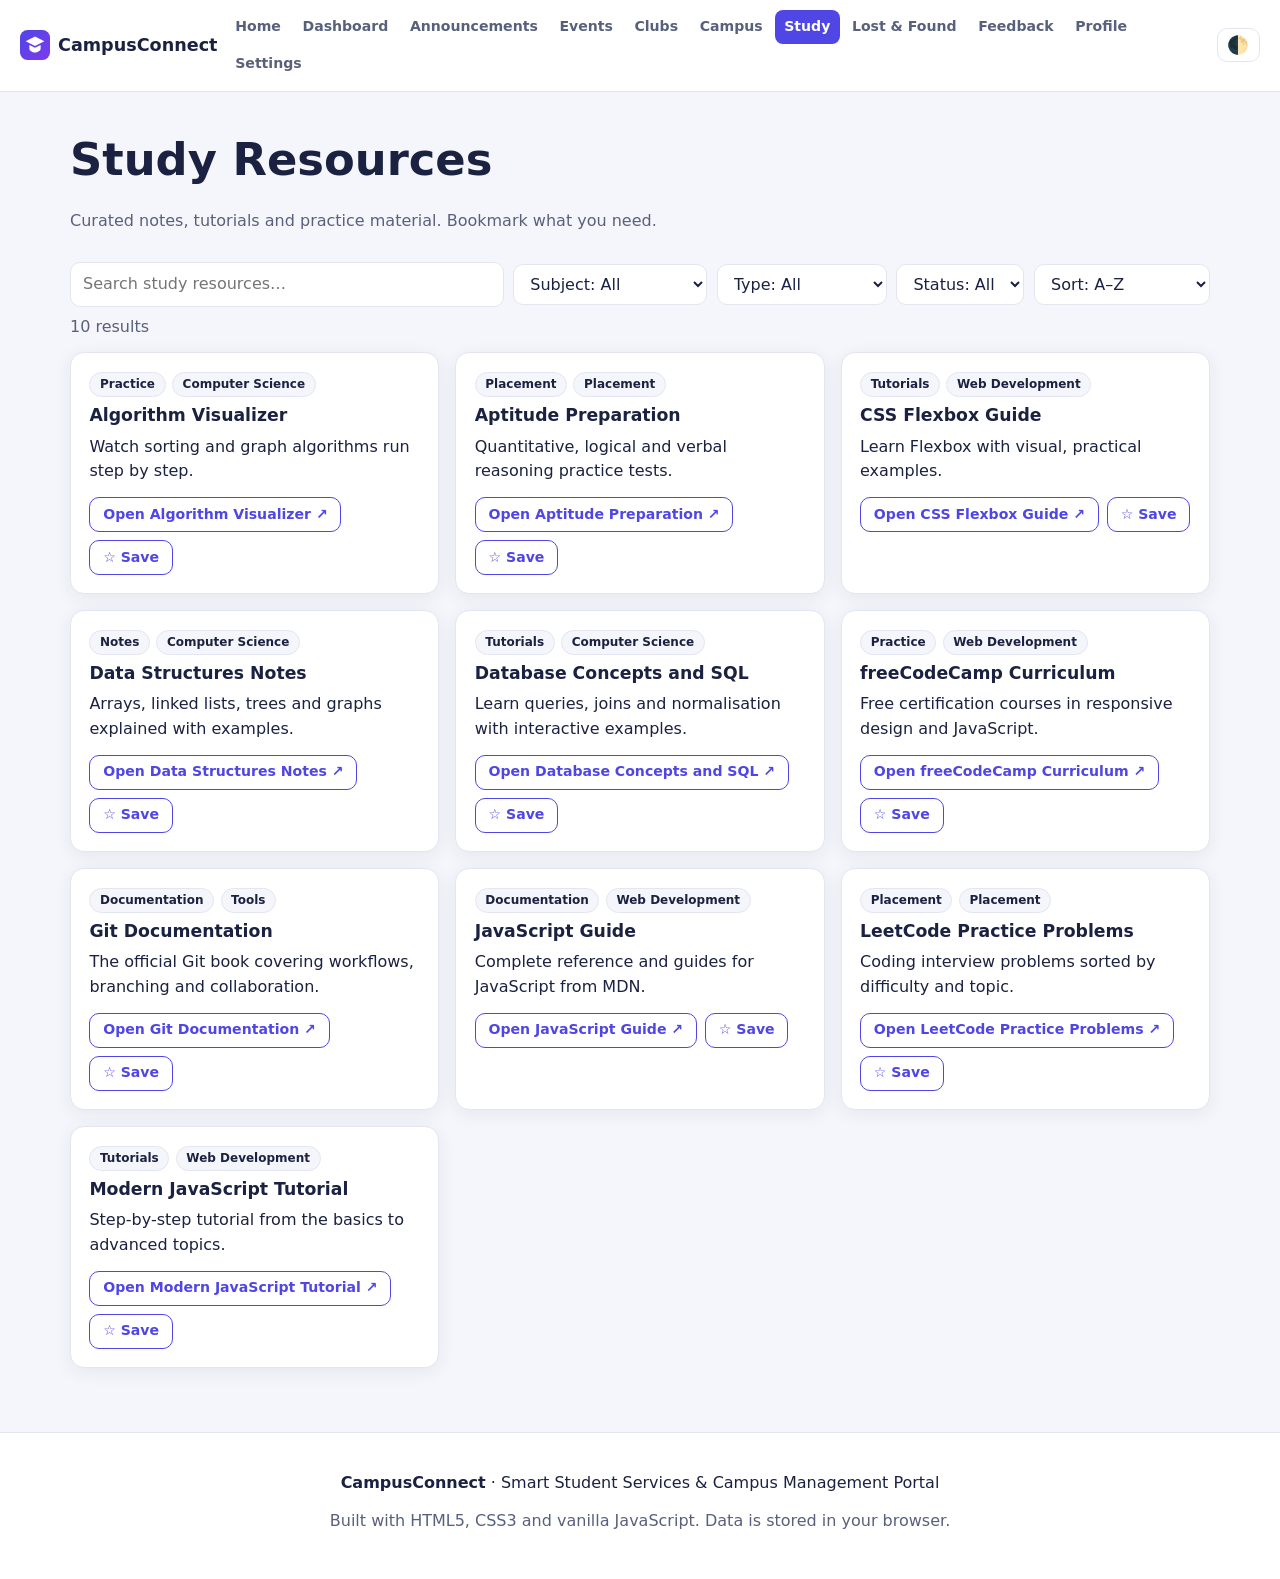
<file: CampusConnect/study-resources.html>
<!DOCTYPE html>
<html lang="en">
<head>
<meta charset="utf-8">
<meta name="viewport" content="width=device-width, initial-scale=1">
<title>Study Resources · CampusConnect</title>
<meta name="description" content="CampusConnect – smart student services and campus management portal.">
<link rel="icon" href="assets/icons/logo.svg" type="image/svg+xml">
<script>try{document.documentElement.dataset.theme=JSON.parse(localStorage.getItem('cc_theme'))||'light'}catch(e){}</script>
<link rel="stylesheet" href="css/style.css">
<link rel="stylesheet" href="css/components.css">
<link rel="stylesheet" href="css/responsive.css">
</head>
<body data-page="study-resources">
<a class="skip" href="#app">Skip to content</a>
<header class="top"><nav class="nav" aria-label="Main"><a class="logo" href="index.html"><img src="assets/icons/logo.svg" alt="" width="30" height="30"><span>CampusConnect</span></a><button class="burger" id="burger" aria-label="Toggle menu" aria-expanded="false" aria-controls="links">☰</button><ul id="links" class="links"></ul><button class="icon-btn" id="themeBtn" aria-label="Toggle dark mode">🌓</button></nav></header>
<main id="app" tabindex="-1"><p class="muted pad">Loading…</p></main>
<footer class="foot"><p><strong>CampusConnect</strong> · Smart Student Services &amp; Campus Management Portal</p><p class="muted">Built with HTML5, CSS3 and vanilla JavaScript. Data is stored in your browser.</p></footer>
<div id="toasts" class="toasts" aria-live="polite"></div>
<dialog id="modal" aria-label="Dialog"></dialog>
<script src="js/utils.js"></script>
<script src="js/storage.js"></script>
<script src="js/data.js"></script>
<script src="js/api.js"></script>
<script src="js/app.js"></script>
</body>
</html>
</file>
<file: CampusConnect/css/style.css>
/* Base styles, theme tokens, layout */
:root{--bg:#f5f6fb;--card:#fff;--tx:#1b2140;--mut:#59607c;--pr:#4f46e5;--pr2:#7c3aed;--bd:#e3e6f1;--ok:#157a3c;--er:#b42318;--wa:#a15c07;--sh:0 4px 18px rgba(30,40,90,.07);--r:14px}
[data-theme=dark]{--bg:#0e1120;--card:#171b30;--tx:#eceffa;--mut:#a5acc8;--pr:#6d64f5;--bd:#2b3152;--ok:#4ade80;--er:#f87171;--wa:#fbbf24;--sh:none}
*{box-sizing:border-box}
html{scroll-behavior:smooth}
body{margin:0;font-family:Inter,system-ui,-apple-system,"Segoe UI",Roboto,sans-serif;background:var(--bg);color:var(--tx);line-height:1.55;overflow-x:hidden;transition:background .25s,color .25s}
img{max-width:100%;height:auto}
h1,h2,h3{line-height:1.2;margin:.2em 0 .5em}
h1{font-size:clamp(1.7rem,4.5vw,2.8rem)}h2{font-size:clamp(1.25rem,3vw,1.7rem)}h3{font-size:1.08rem}
a{color:var(--pr)}
p{margin:.4em 0 .8em}
.muted{color:var(--mut)}
.sr{position:absolute;width:1px;height:1px;overflow:hidden;clip:rect(0 0 0 0)}
.skip{position:absolute;left:-999px;top:0;background:var(--pr);color:#fff;padding:.6rem 1rem;z-index:99}.skip:focus{left:0}
:focus-visible{outline:3px solid var(--pr2);outline-offset:2px;border-radius:6px}
.wrap{max-width:1180px;margin:0 auto;padding:0 1.25rem}.narrow{max-width:760px}.pad{padding:2rem}
.top{position:sticky;top:0;z-index:20;background:color-mix(in srgb,var(--card) 92%,transparent);backdrop-filter:blur(8px);border-bottom:1px solid var(--bd)}
.nav{max-width:1280px;margin:0 auto;display:flex;align-items:center;gap:.75rem;padding:.6rem 1.25rem}
.logo{display:flex;align-items:center;gap:.5rem;font-weight:800;color:var(--tx);text-decoration:none;font-size:1.1rem}
.links{display:flex;gap:.15rem;list-style:none;margin:0 0 0 auto;padding:0;flex-wrap:wrap}
.links a{display:block;padding:.4rem .6rem;border-radius:8px;color:var(--mut);text-decoration:none;font-size:.88rem;font-weight:600;transition:.2s}
.links a:hover{background:var(--bg);color:var(--tx)}.links a[aria-current=page]{background:var(--pr);color:#fff}
.burger,.icon-btn{border:1px solid var(--bd);background:var(--card);color:var(--tx);border-radius:10px;font-size:1.1rem;padding:.35rem .6rem;cursor:pointer}
.burger{display:none;margin-left:auto}
.foot{margin-top:4rem;padding:2rem 1.25rem;text-align:center;border-top:1px solid var(--bd);background:var(--card)}
.ph{padding:2rem 0 1rem}
.hero{background:linear-gradient(135deg,rgba(79,70,229,.12),rgba(124,58,237,.12));padding:4rem 0}
.hero-in{display:grid;grid-template-columns:1.3fr 1fr;gap:2rem;align-items:center}
.hero em{font-style:normal;background:linear-gradient(90deg,var(--pr),var(--pr2));-webkit-background-clip:text;background-clip:text;color:transparent}
.lead{font-size:1.1rem;color:var(--mut);max-width:34em}
.pill{display:inline-block;background:var(--card);border:1px solid var(--bd);border-radius:99px;padding:.25rem .8rem;font-size:.82rem;font-weight:600}
.sec{padding-top:3rem}.sec>h2{margin-bottom:1rem}
.reveal{opacity:0;transform:translateY(18px);transition:.6s}.reveal.in{opacity:1;transform:none}
.cta{text-align:center;background:linear-gradient(135deg,var(--pr),var(--pr2));color:#fff;border-radius:var(--r);padding:2.5rem 1rem;margin-top:3rem}.cta .btn{background:#fff;color:#3b32c8}
@media (prefers-reduced-motion:reduce){*{animation:none!important;transition:none!important;scroll-behavior:auto!important}.reveal{opacity:1;transform:none}}
</file>
<file: CampusConnect/css/components.css>
/* Reusable components */
.grid{display:grid;grid-template-columns:repeat(auto-fill,minmax(min(100%,290px),1fr));gap:1rem}
.cols{display:grid;grid-template-columns:repeat(auto-fit,minmax(min(100%,300px),1fr));gap:1rem;margin-top:1rem}
.cols.two{grid-template-columns:repeat(auto-fit,minmax(min(100%,340px),1fr))}
.card{background:var(--card);border:1px solid var(--bd);border-radius:var(--r);padding:1.15rem;box-shadow:var(--sh);transition:transform .2s,box-shadow .2s;min-width:0;overflow-wrap:anywhere}
.card:hover{transform:translateY(-3px);box-shadow:0 10px 26px rgba(30,40,90,.13)}
.card.dim{opacity:.75}
a.feat{text-decoration:none;color:inherit}.ico{font-size:1.8rem}
.btn{display:inline-flex;align-items:center;justify-content:center;gap:.35rem;background:var(--pr);color:#fff;border:1px solid var(--pr);border-radius:10px;padding:.55rem 1.1rem;font:inherit;font-weight:600;cursor:pointer;text-decoration:none;transition:.2s}
.btn:hover{filter:brightness(1.1);transform:translateY(-1px)}.btn:disabled{opacity:.5;cursor:not-allowed;transform:none}
.btn.ghost{background:transparent;color:var(--pr)}.btn.danger{background:var(--er);border-color:var(--er);color:#fff}
[data-theme=dark] .btn.danger{color:#1a0a0a}
.btn.sm{padding:.35rem .8rem;font-size:.88rem}.btn.lg{padding:.8rem 1.6rem;font-size:1.05rem}
.row{display:flex;gap:.5rem;margin-top:.8rem;flex-wrap:wrap}.row.end{justify-content:flex-end}
.badge{display:inline-block;font-size:.75rem;font-weight:700;padding:.15rem .6rem;border-radius:99px;border:1px solid var(--bd);background:var(--bg);color:var(--tx)}
.badge.High,.badge.Lost{border-color:var(--er);color:var(--er)}.badge.Medium{border-color:var(--wa);color:var(--wa)}
.badge.ok,.badge.Found{border-color:var(--ok);color:var(--ok)}
.meta{display:flex;gap:.4rem;flex-wrap:wrap;margin-bottom:.5rem}
.bar{display:flex;gap:.6rem;flex-wrap:wrap;align-items:center;margin-bottom:.5rem}.grow{flex:1 1 220px}
input,select,textarea{width:100%;font:inherit;color:var(--tx);background:var(--card);border:1px solid var(--bd);border-radius:10px;padding:.55rem .75rem}
.bar select{width:auto;max-width:100%}
input[aria-invalid=true],select[aria-invalid=true],textarea[aria-invalid=true]{border-color:var(--er)}
.fld{margin-bottom:.9rem}.fld label{display:block;font-weight:600;margin-bottom:.25rem}
.err{display:block;color:var(--er);font-weight:600;min-height:1.1em}
.chk{display:flex;gap:.6rem;align-items:center;padding:.4rem 0}.chk input{width:auto}
.stats{display:grid;grid-template-columns:repeat(auto-fit,minmax(150px,1fr));gap:1rem}
.stats .card{text-align:center}.stats strong{display:block;font-size:2rem;color:var(--pr)}.stats span{color:var(--mut);font-weight:600}
.steps{list-style:none;padding:0}.steps b{display:inline-grid;place-items:center;width:2rem;height:2rem;border-radius:50%;background:var(--pr);color:#fff}
.ticks{list-style:none;padding:0}.ticks li{background:var(--card);border:1px solid var(--bd);border-radius:var(--r);padding:1rem}
.mini{list-style:none;margin:0;padding:0}.mini li{padding:.55rem 0;border-bottom:1px solid var(--bd)}.mini li:last-child{border:0}
.avatar{width:56px;height:56px;border-radius:50%;object-fit:cover;display:grid;place-items:center;background:linear-gradient(135deg,var(--pr),var(--pr2));color:#fff;font-weight:700;flex:none}.avatar.lg{width:84px;height:84px;font-size:1.6rem}
.prof{display:flex;gap:1rem;align-items:center}
.wx{display:flex;gap:1rem;align-items:center}.temp{font-size:2.4rem;font-weight:800;color:var(--pr)}
.skeleton{height:80px;border-radius:var(--r);background:linear-gradient(90deg,var(--bd),var(--card),var(--bd));background-size:200% 100%;animation:sk 1.2s infinite}
@keyframes sk{to{background-position:-200% 0}}
.empty{grid-column:1/-1;text-align:center;padding:2.5rem 1rem;color:var(--mut)}.empty>div{font-size:2.4rem}
dialog{border:0;border-radius:var(--r);padding:0;width:min(560px,94vw);max-height:90vh;background:var(--card);color:var(--tx);box-shadow:0 20px 60px rgba(0,0,0,.35)}
dialog::backdrop{background:rgba(10,12,30,.55)}
.mbody{padding:1.5rem;position:relative}.x{position:absolute;right:.7rem;top:.5rem;border:0;background:none;font-size:1.7rem;color:var(--mut);cursor:pointer}
.toasts{position:fixed;right:1rem;bottom:1rem;display:grid;gap:.5rem;z-index:100;max-width:calc(100vw - 2rem)}
.toast{background:var(--card);border:1px solid var(--bd);border-left:5px solid var(--ok);border-radius:10px;padding:.75rem 1rem;box-shadow:0 8px 24px rgba(0,0,0,.2);animation:in .3s;font-weight:600}
.toast.err{border-left-color:var(--er)}.toast.info{border-left-color:var(--pr)}.toast.out{opacity:0;transform:translateX(20px);transition:.3s}
@keyframes in{from{opacity:0;transform:translateY(12px)}}
</file>
<file: CampusConnect/css/responsive.css>
/* Responsive layout: laptop, tablet, mobile */
@media (max-width:1180px){
  .burger{display:block}
  .icon-btn{order:2}
  .links{display:none;position:absolute;left:0;right:0;top:100%;background:var(--card);border-bottom:1px solid var(--bd);flex-direction:column;padding:.6rem 1.25rem;margin:0}
  .links.open{display:flex}
  .links a{font-size:1rem;padding:.65rem .8rem}
}
@media (max-width:860px){
  .hero{padding:2.5rem 0}.hero-in{grid-template-columns:1fr}
}
@media (max-width:600px){
  .wrap{padding:0 1rem}
  .bar select,.bar .btn{flex:1 1 45%;width:100%}
  .prof{flex-direction:column;align-items:flex-start}
  .toasts{left:1rem}
  .row .btn{flex:1 1 auto}
}
</file>
